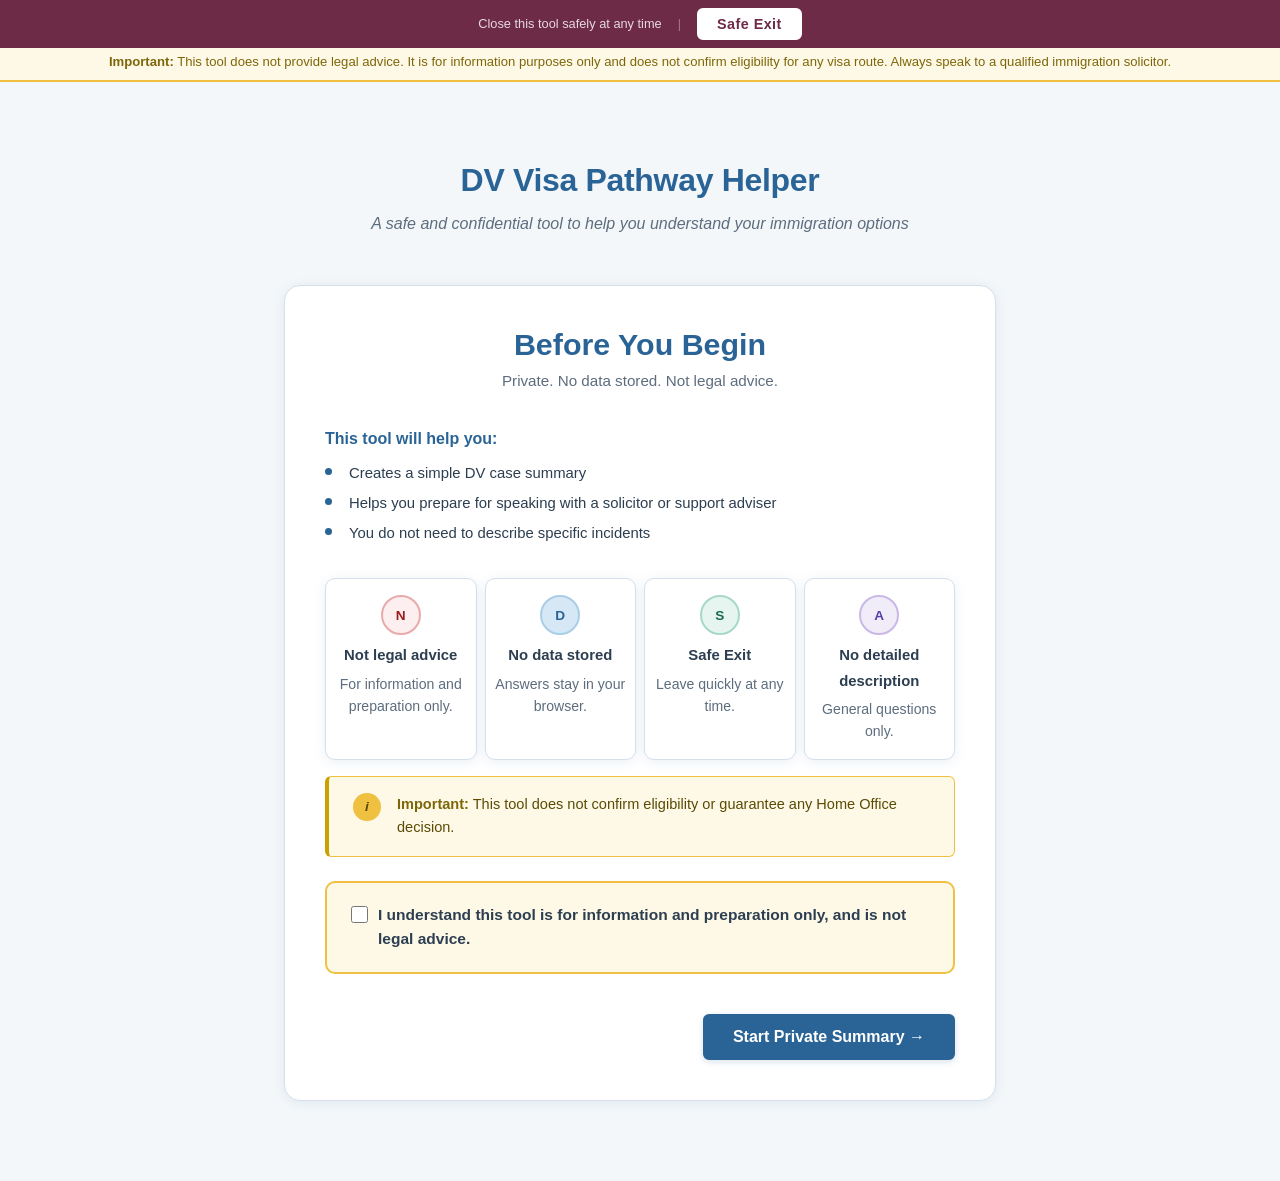
<file: index.html>
<!DOCTYPE html>
<html lang="en">
<head>
    <meta charset="UTF-8">
    <meta name="viewport" content="width=device-width, initial-scale=1.0">
    <title>DV Visa Pathway Helper</title>
    <!-- All styles are in style.css -->
    <link rel="stylesheet" href="style.css">
</head>
<body>

    <!-- ============================================================ -->
    <!-- SAFE EXIT BAR                                                 -->
    <!-- Always visible at the top of every screen                    -->
    <!-- Clicking this immediately takes the user to google.co.uk     -->
    <!-- ============================================================ -->
    <div id="safe-exit-bar">
        <span class="safe-exit-label">Close this tool safely at any time</span>
        <button id="safe-exit-btn" onclick="safeExit()">Safe Exit</button>
    </div>

    <!-- ============================================================ -->
    <!-- DISCLAIMER BAR                                                -->
    <!-- Always visible below the safe exit bar                       -->
    <!-- ============================================================ -->
    <div id="disclaimer-bar">
        <p>
            <strong>Important:</strong> This tool does not provide legal advice.
            It is for information purposes only and does not confirm eligibility
            for any visa route. Always speak to a qualified immigration solicitor.
        </p>
    </div>

    <!-- ============================================================ -->
    <!-- MAIN APP WRAPPER                                              -->
    <!-- All steps and pages sit inside this container                -->
    <!-- ============================================================ -->
    <div id="app">

        <!-- HEADER -->
        <header id="main-header">
            <h1>DV Visa Pathway Helper</h1>
            <p class="header-subtitle">
                A safe and confidential tool to help you understand your immigration options
            </p>
        </header>

        <!-- -------------------------------------------------------- -->
        <!-- PROGRESS INDICATOR                                        -->
        <!-- Updated by script.js as the user moves through steps     -->
        <!-- -------------------------------------------------------- -->
        <div id="progress-container">
            <div id="progress-bar-track">
                <div id="progress-bar-fill"></div>
            </div>
            <p id="step-label">Step 1 of 6</p>
        </div>


        <!-- ======================================================== -->
        <!-- WELCOME / SAFETY NOTICE PAGE                             -->
        <!-- Shown first. User must tick checkbox before Step 1.      -->
        <!-- ======================================================== -->
        <section id="welcome-page" class="step-section active">

            <!-- ---------------------------------------------------- -->
            <!-- WELCOME HEADER                                        -->
            <!-- ---------------------------------------------------- -->
            <div class="welcome-header">
                <div class="welcome-header-icon"></div>
                <div class="welcome-header-text">
                    <h2 class="welcome-heading">Before You Begin</h2>
                    <p class="welcome-intro">
                        Private. No data stored. Not legal advice.
                    </p>
                </div>
            </div>

            <!-- ---------------------------------------------------- -->
            <!-- WHAT THIS TOOL DOES CARD                              -->
            <!-- ---------------------------------------------------- -->
            <div class="welcome-what-card">
                <div class="welcome-what-icon"></div>
                <div class="welcome-what-body">
                    <h3 class="welcome-what-title">This tool will help you:</h3>
                    <ul class="welcome-what-list">
                        <li>Creates a simple DV case summary</li>
                        <li>Helps you prepare for speaking with a solicitor or support adviser</li>
                        <li>You do not need to describe specific incidents</li>
                    </ul>
                </div>
            </div>

            <!-- ---------------------------------------------------- -->
            <!-- TRUST / SAFETY CARDS (2x2 grid)                      -->
            <!-- ---------------------------------------------------- -->
            <div class="welcome-trust-grid">

                <div class="welcome-trust-card">
                    <div class="welcome-trust-icon welcome-trust-icon--legal">N</div>
                    <div class="welcome-trust-body">
                        <strong class="welcome-trust-title">Not legal advice</strong>
                        <p class="welcome-trust-text">
                            For information and preparation only.
                        </p>
                    </div>
                </div>

                <div class="welcome-trust-card">
                    <div class="welcome-trust-icon welcome-trust-icon--data">D</div>
                    <div class="welcome-trust-body">
                        <strong class="welcome-trust-title">No data stored</strong>
                        <p class="welcome-trust-text">
                            Answers stay in your browser.
                        </p>
                    </div>
                </div>

                <div class="welcome-trust-card">
                    <div class="welcome-trust-icon welcome-trust-icon--exit">S</div>
                    <div class="welcome-trust-body">
                        <strong class="welcome-trust-title">Safe Exit</strong>
                        <p class="welcome-trust-text">
                            Leave quickly at any time.
                        </p>
                    </div>
                </div>

                <div class="welcome-trust-card">
                    <div class="welcome-trust-icon welcome-trust-icon--chat">A</div>
                    <div class="welcome-trust-body">
                        <strong class="welcome-trust-title">No detailed description</strong>
                        <p class="welcome-trust-text">
                            General questions only.
                        </p>
                    </div>
                </div>

            </div>
            <!-- end .welcome-trust-grid -->

            <!-- ---------------------------------------------------- -->
            <!-- IMPORTANT NOTICE                                      -->
            <!-- ---------------------------------------------------- -->
            <div class="welcome-important">
                <span class="welcome-important-icon">i</span>
                <p>
                    <strong>Important:</strong>
                    This tool does not confirm eligibility or guarantee any Home Office decision.
                </p>
            </div>

            <!-- ---------------------------------------------------- -->
            <!-- AGREEMENT CHECKBOX                                    -->
            <!-- id="welcome-agree" must not change — used by JS      -->
            <!-- ---------------------------------------------------- -->
            <div class="welcome-agreement">
                <label class="checkbox-label">
                    <input type="checkbox" id="welcome-agree" name="welcome-agree">
                    I understand this tool is for information and preparation only,
                    and is not legal advice.
                </label>
            </div>

            <!-- Validation error — shown by script.js if checkbox not ticked -->
            <p class="validation-error" id="error-welcome"></p>

            <div class="button-row">
                <button class="btn-next" onclick="startTool()">
                    Start Private Summary &#8594;
                </button>
            </div>

        </section>
        <!-- end #welcome-page -->


        <!-- ======================================================== -->
        <!-- STEP 1: ELIGIBILITY CHECK                                 -->
        <!-- ======================================================== -->
        <section id="step-1" class="step-section">

            <h2 class="step-title">Step 1: Eligibility Check</h2>
            <p class="step-intro">
                Please answer the questions below. There are no right or wrong answers.
                Your responses help us understand your situation.
            </p>

            <!-- Visa Type -->
            <div class="form-group">
                <label for="visa-type">
                    What was your most recent visa or permission to stay in the UK?
                </label>
                <select id="visa-type" name="visa-type">
                    <option value="">-- Please select --</option>
                    <option value="spouse-civil-partner">Spouse or Civil Partner Visa</option>
                    <option value="unmarried-partner">Unmarried Partner Visa</option>
                    <option value="fiance">Fianc&eacute;(e) Visa</option>
                    <option value="leave-to-remain-partner">Leave to Remain as a Partner</option>
                    <option value="refugee">Refugee or Humanitarian Protection</option>
                    <option value="student">Student Visa</option>
                    <option value="work-visa">Work Visa</option>
                    <option value="visitor">Visitor Visa</option>
                    <option value="eea-eu">EU / EEA Settlement Scheme (Pre-Settled or Settled Status)</option>
                    <option value="no-leave">No current leave / overstayed</option>
                    <option value="other">Other</option>
                    <option value="not-sure">I am not sure</option>
                </select>
            </div>

            <!-- Location -->
            <div class="form-group">
                <label>Are you applying from inside the UK or from overseas?</label>
                <div class="radio-group">
                    <label class="radio-label">
                        <input type="radio" name="location" value="inside-uk">
                        Inside the UK
                    </label>
                    <label class="radio-label">
                        <input type="radio" name="location" value="overseas">
                        Overseas (outside the UK)
                    </label>
                    <label class="radio-label">
                        <input type="radio" name="location" value="not-sure">
                        I am not sure
                    </label>
                </div>
            </div>

            <!-- Validation error message (shown by script.js if needed) -->
            <p class="validation-error" id="error-step-1"></p>

            <div class="button-row">
                <button class="btn-next" onclick="nextStep(1)">Next &#8594;</button>
            </div>

        </section>


        <!-- ======================================================== -->
        <!-- STEP 2: RELATIONSHIP BREAKDOWN                            -->
        <!-- ======================================================== -->
        <section id="step-2" class="step-section">

            <h2 class="step-title">Step 2: Relationship Breakdown</h2>
            <p class="step-intro">
                These questions help us understand the circumstances of your relationship ending.
                Please answer as honestly as you feel comfortable.
            </p>

            <!-- Relationship permanently broken down -->
            <div class="form-group">
                <label>Has your relationship with your partner permanently broken down?</label>
                <div class="radio-group">
                    <label class="radio-label">
                        <input type="radio" name="relationship-breakdown" value="yes">
                        Yes
                    </label>
                    <label class="radio-label">
                        <input type="radio" name="relationship-breakdown" value="no">
                        No
                    </label>
                </div>
            </div>

            <!-- Breakdown caused by domestic abuse -->
            <div class="form-group">
                <label>
                    Do you believe the breakdown of your relationship happened because of domestic abuse?
                </label>
                <div class="radio-group">
                    <label class="radio-label">
                        <input type="radio" name="abuse-caused-breakdown" value="yes">
                        Yes
                    </label>
                    <label class="radio-label">
                        <input type="radio" name="abuse-caused-breakdown" value="no">
                        No
                    </label>
                    <label class="radio-label">
                        <input type="radio" name="abuse-caused-breakdown" value="unsure">
                        I am not sure
                    </label>
                </div>
            </div>

            <p class="validation-error" id="error-step-2"></p>

            <div class="button-row">
                <button class="btn-back" onclick="prevStep(2)">&#8592; Back</button>
                <button class="btn-next" onclick="nextStep(2)">Next &#8594;</button>
            </div>

        </section>


        <!-- ======================================================== -->
        <!-- STEP 3: TYPES OF ABUSE                                    -->
        <!-- ======================================================== -->
        <section id="step-3" class="step-section">

            <h2 class="step-title">Step 3: Types of Abuse</h2>
            <p class="step-intro">
                Please select the types of abuse you have experienced.
                You do not need to describe what happened in detail.
                All forms of abuse are taken seriously.
            </p>

            <!-- Abuse type checkboxes -->
            <div class="form-group">
                <label>What types of abuse have you experienced? (Select all that apply)</label>
                <div class="checkbox-group">
                    <label class="checkbox-label">
                        <input type="checkbox" name="abuse-type" value="physical">
                        Physical abuse
                    </label>
                    <label class="checkbox-label">
                        <input type="checkbox" name="abuse-type" value="emotional">
                        Emotional or psychological abuse
                    </label>
                    <label class="checkbox-label">
                        <input type="checkbox" name="abuse-type" value="financial">
                        Financial or economic abuse
                    </label>
                    <label class="checkbox-label">
                        <input type="checkbox" name="abuse-type" value="coercive-control">
                        Coercive control
                    </label>
                    <label class="checkbox-label">
                        <input type="checkbox" name="abuse-type" value="sexual">
                        Sexual abuse
                    </label>
                    <label class="checkbox-label">
                        <input type="checkbox" name="abuse-type" value="immigration-control">
                        Immigration-related abuse (e.g. threats to report you to the Home Office)
                    </label>
                    <label class="checkbox-label">
                        <input type="checkbox" name="abuse-type" value="digital">
                        Digital or online abuse (e.g. monitoring your devices or accounts)
                    </label>
                    <label class="checkbox-label">
                        <input type="checkbox" name="abuse-type" value="threats">
                        Threats or intimidation
                    </label>
                    <label class="checkbox-label">
                        <input type="checkbox" name="abuse-type" value="isolation">
                        Isolation from family or friends
                    </label>
                    <label class="checkbox-label">
                        <input type="checkbox" name="abuse-type" value="other">
                        Other
                    </label>
                    <label class="checkbox-label">
                        <input type="checkbox" name="abuse-type" value="prefer-not-to-say">
                        I prefer not to say
                    </label>
                </div>
            </div>

            <p class="validation-error" id="error-step-3"></p>

            <div class="button-row">
                <button class="btn-back" onclick="prevStep(3)">&#8592; Back</button>
                <button class="btn-next" onclick="nextStep(3)">Next &#8594;</button>
            </div>

        </section>


        <!-- ======================================================== -->
        <!-- STEP 4: EVIDENCE COLLECTED                                -->
        <!-- ======================================================== -->
        <section id="step-4" class="step-section">

            <h2 class="step-title">Step 4: Evidence Collected</h2>
            <p class="step-intro">
                Please tell us what supporting documents or evidence you currently have.
                Do not worry if you have very little — evidence is considered in the round.
            </p>

            <!-- Evidence checkboxes -->
            <div class="form-group">
                <label>What evidence do you currently have? (Select all that apply)</label>
                <div class="checkbox-group">
                    <label class="checkbox-label">
                        <input type="checkbox" name="evidence" value="police-report">
                        Police report or crime reference number
                    </label>
                    <label class="checkbox-label">
                        <input type="checkbox" name="evidence" value="medical-records">
                        Medical records or GP notes
                    </label>
                    <label class="checkbox-label">
                        <input type="checkbox" name="evidence" value="injunction">
                        Injunction or restraining order
                    </label>
                    <label class="checkbox-label">
                        <input type="checkbox" name="evidence" value="social-services">
                        Social services letter or referral
                    </label>
                    <label class="checkbox-label">
                        <input type="checkbox" name="evidence" value="refuge-letter">
                        Letter from a refuge or shelter
                    </label>
                    <label class="checkbox-label">
                        <input type="checkbox" name="evidence" value="dv-support-letter">
                        Letter from a domestic abuse support organisation
                    </label>
                    <label class="checkbox-label">
                        <input type="checkbox" name="evidence" value="witness-statements">
                        Witness statements from family or friends
                    </label>
                    <label class="checkbox-label">
                        <input type="checkbox" name="evidence" value="messages">
                        Screenshots or records of threatening messages
                    </label>
                    <label class="checkbox-label">
                        <input type="checkbox" name="evidence" value="counsellor-letter">
                        Letter from a counsellor or therapist
                    </label>
                    <label class="checkbox-label">
                        <input type="checkbox" name="evidence" value="no-evidence">
                        I do not have any evidence at the moment
                    </label>
                </div>
            </div>

            <p class="validation-error" id="error-step-4"></p>

            <div class="button-row">
                <button class="btn-back" onclick="prevStep(4)">&#8592; Back</button>
                <button class="btn-next" onclick="nextStep(4)">Next &#8594;</button>
            </div>

        </section>


        <!-- ======================================================== -->
        <!-- STEP 5: CURRENT SITUATION & URGENCY                      -->
        <!-- ======================================================== -->
        <section id="step-5" class="step-section">

            <h2 class="step-title">Step 5: Current Situation &amp; Urgency</h2>
            <p class="step-intro">
                These questions help us understand your current circumstances.
                Please answer as many as you feel safe and comfortable to do so.
            </p>

            <!-- Still living with abuser -->
            <div class="form-group">
                <label>Are you still living with the abuser?</label>
                <div class="radio-group">
                    <label class="radio-label">
                        <input type="radio" name="still-living-with-abuser" value="yes">
                        Yes
                    </label>
                    <label class="radio-label">
                        <input type="radio" name="still-living-with-abuser" value="no">
                        No
                    </label>
                </div>
            </div>

            <!-- Worried abuser will find out -->
            <div class="form-group">
                <label>Are you worried the abuser will find out about this application?</label>
                <div class="radio-group">
                    <label class="radio-label">
                        <input type="radio" name="worried-abuser-finds-out" value="yes">
                        Yes
                    </label>
                    <label class="radio-label">
                        <input type="radio" name="worried-abuser-finds-out" value="no">
                        No
                    </label>
                </div>
            </div>

            <!-- Urgent help with housing or money -->
            <div class="form-group">
                <label>Do you need urgent help with housing or money?</label>
                <div class="radio-group">
                    <label class="radio-label">
                        <input type="radio" name="urgent-help" value="yes">
                        Yes
                    </label>
                    <label class="radio-label">
                        <input type="radio" name="urgent-help" value="no">
                        No
                    </label>
                </div>
            </div>

            <!-- UKVI account access -->
            <div class="form-group">
                <label>
                    Do you have access to your own UKVI (UK Visas and Immigration) online account?
                </label>
                <div class="radio-group">
                    <label class="radio-label">
                        <input type="radio" name="ukvi-access" value="yes">
                        Yes
                    </label>
                    <label class="radio-label">
                        <input type="radio" name="ukvi-access" value="no">
                        No
                    </label>
                    <label class="radio-label">
                        <input type="radio" name="ukvi-access" value="not-sure">
                        I am not sure
                    </label>
                </div>
            </div>

            <!-- Dependent children -->
            <div class="form-group">
                <label>
                    Do you have any dependent children who are applying with you
                    or affected by this situation?
                </label>
                <div class="radio-group">
                    <label class="radio-label">
                        <input type="radio" name="has-children" value="yes"
                            onclick="showChildrenQuestions()">
                        Yes
                    </label>
                    <label class="radio-label">
                        <input type="radio" name="has-children" value="no"
                            onclick="hideChildrenQuestions()">
                        No
                    </label>
                </div>
            </div>

            <!-- ---------------------------------------------------- -->
            <!-- CHILDREN FOLLOW-UP QUESTIONS                          -->
            <!-- Hidden by default. Shown by script.js when Yes above  -->
            <!-- ---------------------------------------------------- -->
            <div id="children-questions" class="conditional-section">

                <div class="form-group">
                    <label for="children-count">How many dependent children?</label>
                    <input
                        type="number"
                        id="children-count"
                        name="children-count"
                        min="1"
                        max="20"
                        placeholder="Enter a number"
                    >
                </div>

                <div class="form-group">
                    <label>Are any of them under 18 years old?</label>
                    <div class="radio-group">
                        <label class="radio-label">
                            <input type="radio" name="children-under-18" value="yes">
                            Yes
                        </label>
                        <label class="radio-label">
                            <input type="radio" name="children-under-18" value="no">
                            No
                        </label>
                    </div>
                </div>

                <div class="form-group">
                    <label>Does any child have a disability or additional needs?</label>
                    <div class="radio-group">
                        <label class="radio-label">
                            <input type="radio" name="children-disability" value="yes">
                            Yes
                        </label>
                        <label class="radio-label">
                            <input type="radio" name="children-disability" value="no">
                            No
                        </label>
                    </div>
                </div>

            </div>
            <!-- end #children-questions -->

            <!-- Visa expiry date -->
            <div class="form-group">
                <label>When does your current visa or leave to remain expire?</label>
                <div class="expiry-row">
                    <select id="visa-expiry-month" name="visa-expiry-month">
                        <option value="">Month</option>
                        <option value="01">January</option>
                        <option value="02">February</option>
                        <option value="03">March</option>
                        <option value="04">April</option>
                        <option value="05">May</option>
                        <option value="06">June</option>
                        <option value="07">July</option>
                        <option value="08">August</option>
                        <option value="09">September</option>
                        <option value="10">October</option>
                        <option value="11">November</option>
                        <option value="12">December</option>
                    </select>
                    <select id="visa-expiry-year" name="visa-expiry-year">
                        <option value="">Year</option>
                        <option value="2024">2024</option>
                        <option value="2025">2025</option>
                        <option value="2026">2026</option>
                        <option value="2027">2027</option>
                        <option value="2028">2028</option>
                        <option value="2029">2029</option>
                        <option value="2030">2030</option>
                        <option value="dont-know">I don't know</option>
                    </select>
                </div>
            </div>

            <!-- Previous Home Office contact -->
            <div class="form-group">
                <label>
                    Have you had any previous contact with the Home Office about this situation
                    (for example, a refusal or a request for more information)?
                </label>
                <div class="radio-group">
                    <label class="radio-label">
                        <input type="radio" name="home-office-contact" value="yes">
                        Yes
                    </label>
                    <label class="radio-label">
                        <input type="radio" name="home-office-contact" value="no">
                        No
                    </label>
                </div>
            </div>

            <p class="validation-error" id="error-step-5"></p>

            <div class="button-row">
                <button class="btn-back" onclick="prevStep(5)">&#8592; Back</button>
                <button class="btn-next" onclick="nextStep(5)">Generate My Summary &#8594;</button>
            </div>

        </section>


        <!-- ======================================================== -->
        <!-- STEP 6: RESULTS — YOUR DV CASE SUMMARY                   -->
        <!-- ======================================================== -->
        <section id="step-6" class="step-section">

            <!-- Two-column premium results layout -->
            <div id="results-layout">

                <!-- ------------------------------------------------ -->
                <!-- LEFT COLUMN: main summary content                 -->
                <!-- ------------------------------------------------ -->
                <div id="results-main">

                    <h2 class="results-heading">Your DV Case Summary</h2>

                    <!-- Inline reassurance text -->
                    <div class="results-disclaimer hidden">
                        <p>
                            This summary is based only on the answers you provided.
                            It is for preparation and discussion purposes only and is
                            <strong>not legal advice</strong>.
                        </p>
                    </div>

                    <!-- Important notice box -->
                    <div class="results-important-box">
                        <strong class="results-important-title">Important</strong>
                        <p>
                            This is not a Home Office decision, legal advice,
                            or confirmation of eligibility.
                        </p>
                    </div>

                    <!-- -------------------------------------------- -->
                    <!-- SUGGESTED NEXT STEPS                          -->
                    <!-- -------------------------------------------- -->
                    <div id="suggested-next-steps" class="next-steps-box">
                        <h3>Suggested Next Steps</h3>
                        <ul>
                            <li>Download your full case summary.</li>
                            <li>Keep evidence somewhere safe.</li>
                            <li>Consider preparing a personal statement.</li>
                            <li>
                                Speak to a solicitor or qualified adviser if your visa is expiring,
                                you have had Home Office contact, or you need urgent support.
                            </li>
                            <li>
                                Use local support services if you need help with safety,
                                housing, money, or children.
                            </li>
                        </ul>
                    </div>

                    <!-- -------------------------------------------- -->
                    <!-- SUMMARY OUTPUT                                -->
                    <!-- Populated entirely by script.js              -->
                    <!-- -------------------------------------------- -->
                    <div id="summary-output"></div>

                    <!-- -------------------------------------------- -->
                    <!-- LEGAL / SAFETY DISCLAIMER BOX                -->
                    <!-- -------------------------------------------- -->
                    <div id="results-legal-disclaimer" class="results-full-disclaimer">
                        <p>
                            This tool does not provide legal advice, does not confirm eligibility,
                            and does not guarantee any Home Office decision.
                            Domestic abuse immigration cases are evidence-sensitive and should be
                            reviewed by a qualified adviser or solicitor where possible.
                        </p>
                    </div>

                    <!-- -------------------------------------------- -->
                    <!-- ACTION BUTTONS                                -->
                    <!-- -------------------------------------------- -->
                    <div class="action-buttons">

                        <button class="btn-action" onclick="editSummary()">
                            Edit This Summary
                        </button>

                        <button class="btn-action btn-action--primary" onclick="downloadSummary()">
                            Download Full Case Summary
                        </button>

                        <button class="btn-action" onclick="togglePersonalStatementGuidance()">
                            Get Guidance on Writing Your Personal Statement
                        </button>

                        <button class="btn-action" onclick="toggleSolicitorContact()">
                            Speak to a Solicitor for a Full Review
                        </button>

                        <button class="btn-action btn-support" onclick="showSupportPage()">
                            Find Local Support in Luton &amp; Bedfordshire
                        </button>

                    </div>

                    <!-- -------------------------------------------- -->
                    <!-- PERSONAL STATEMENT GUIDANCE                   -->
                    <!-- Hidden by default, toggled by script.js      -->
                    <!-- -------------------------------------------- -->
                    <div id="personal-statement-guidance" class="info-box hidden">
                        <h3>Writing Your Personal Statement</h3>
                        <p>
                            Your personal statement is an important part of your application.
                            Here are some guidance points to help you get started:
                        </p>
                        <ul>
                            <li>Write in your own words. You do not need formal or legal language.</li>
                            <li>Describe the relationship and when things began to change.</li>
                            <li>Explain how the abuse affected you and, if relevant, your children.</li>
                            <li>Include dates and details where you feel safe and comfortable to do so.</li>
                            <li>Explain why the relationship has permanently broken down.</li>
                            <li>Mention any steps you have taken to leave or seek help.</li>
                            <li>You do not need to include every incident &mdash; focus on what feels most important to you.</li>
                            <li>A solicitor can help you review and refine your statement before submission.</li>
                        </ul>
                        <p class="info-note">
                            Your statement will be read with care and sensitivity by the Home Office caseworker.
                            Trauma and the impact of abuse are taken into account.
                        </p>
                    </div>

                    <!-- -------------------------------------------- -->
                    <!-- SOLICITOR CONTACT                             -->
                    <!-- Hidden by default, toggled by script.js      -->
                    <!-- -------------------------------------------- -->
                    <div id="solicitor-contact" class="info-box hidden">
                        <h3>Speak to a Solicitor</h3>
                        <p>
                            Our team at <strong>KQ Solicitors</strong> specialises in domestic abuse
                            immigration cases. We provide a confidential, sensitive, and professional consultation.
                        </p>
                        <p>
                            To book a consultation, please contact us directly.
                            All enquiries are handled with the strictest confidentiality.
                        </p>
                        <p class="info-note">
                            Please do not share sensitive personal details by email without
                            speaking to us first.
                        </p>
                    </div>

                </div>
                <!-- end #results-main -->

                <!-- ------------------------------------------------ -->
                <!-- RIGHT COLUMN: status / support panel             -->
                <!-- ------------------------------------------------ -->
                <div id="results-panel">
                    <div class="results-panel-inner">

                        <div class="results-panel-icon"></div>

                        <h3 class="results-panel-heading">Summary Prepared</h3>

                        <p class="results-panel-text">
                            This summary is based on your answers and is for preparation only.
                        </p>

                        <div class="trust-pills">
                            <span class="trust-pill">Preparation summary</span>
                            <span class="trust-pill">Private browser session</span>
                            <span class="trust-pill">Not legal advice</span>
                        </div>

                    </div>
                </div>
                <!-- end #results-panel -->

            </div>
            <!-- end #results-layout -->

        </section>
        <!-- end #step-6 -->


        <!-- ======================================================== -->
        <!-- LOCAL SUPPORT PAGE                                        -->
        <!-- Shown when user clicks "Find Local Support"              -->
        <!-- ======================================================== -->
        <section id="support-page" class="step-section">

            <h2 class="step-title">Local Support in Luton &amp; Bedfordshire</h2>
            <p class="step-intro">
                The organisations below offer free, confidential support.
                You do not need to be ready to leave or take any action to contact them.
                They are here to help.
            </p>

            <!-- Support organisation cards -->

            <div class="support-card">
                <h3>National Domestic Abuse Helpline</h3>
                <p>Free, confidential helpline available 24 hours a day, 7 days a week.</p>
                <p><strong>Phone:</strong> 0808 2000 247</p>
                <p><strong>Run by:</strong> Refuge</p>
                <p class="support-note">
                    If you are in immediate danger, please call <strong>999</strong>.
                </p>
            </div>

            <div class="support-card">
                <h3>Women's Aid Luton</h3>
                <p>Local support for women and children experiencing domestic abuse in Luton.</p>
                <p>Offers refuge, outreach, and independent domestic violence advocates (IDVA).</p>
                <p class="support-note">
                    Contact through the national Women's Aid website: womensaid.org.uk
                </p>
            </div>

            <div class="support-card">
                <h3>Luton All Women's Centre</h3>
                <p>
                    A community centre in Luton providing advice, advocacy, and support to women
                    from all backgrounds, including those with immigration concerns.
                </p>
                <p class="support-note">
                    Supports women regardless of immigration status or nationality.
                </p>
            </div>

            <div class="support-card">
                <h3>Victim Support Luton</h3>
                <p>
                    Free and confidential support for people affected by crime,
                    including domestic abuse.
                </p>
                <p><strong>National Supportline:</strong> 08 08 16 89 111</p>
                <p class="support-note">
                    Available 24/7. You do not have to report the crime to the police
                    to access their support.
                </p>
            </div>

            <div class="button-row">
                <button class="btn-back" onclick="showStep(6)">
                    &#8592; Back to My Summary
                </button>
            </div>

        </section>
        <!-- end #support-page -->

    </div>
    <!-- end #app -->

    <!-- ============================================================ -->
    <!-- JavaScript linked at the bottom so all HTML loads first      -->
    <!-- All interactivity is handled in script.js                    -->
    <!-- ============================================================ -->
    <script src="script.js"></script>

</body>
</html>
</file>
<file: style.css>
/* ================================================================
   DV VISA PATHWAY HELPER — style.css
   Calm, professional, trauma-aware design
   Suitable for a UK immigration law firm website
   Fully mobile responsive
   ================================================================ */


/* ----------------------------------------------------------------
   1. COLOUR VARIABLES & GLOBAL RESET
   ---------------------------------------------------------------- */

:root {
    /* Brand colours — soft and calming */
    --colour-primary:        #2a6496;   /* deep calm blue */
    --colour-primary-light:  #d6e8f5;   /* very light blue for backgrounds */
    --colour-primary-hover:  #1e4d73;   /* darker blue on hover */

    /* Page & card backgrounds */
    --colour-bg:             #f4f7fa;   /* soft off-white page background */
    --colour-card:           #ffffff;   /* white card background */

    /* Text colours */
    --colour-text:           #2c3e50;   /* dark charcoal for body text */
    --colour-text-light:     #5d6d7e;   /* muted grey for secondary text */
    --colour-text-white:     #ffffff;

    /* Borders and dividers */
    --colour-border:         #d5e0ec;   /* soft blue-grey border */
    --colour-border-focus:   #2a6496;   /* blue border on focus */

    /* Safe Exit button — deep plum, visible but professional */
    --colour-exit-bg:        #6e2b47;
    --colour-exit-hover:     #55203a;

    /* Disclaimer bar — soft amber */
    --colour-disclaimer-bg:  #fef9e7;
    --colour-disclaimer-border: #f0c040;
    --colour-disclaimer-text:   #7d6608;

    /* Validation error */
    --colour-error:          #c0392b;
    --colour-error-bg:       #fdecea;

    /* Support cards — warm accent */
    --colour-support-accent: #1a6b4a;   /* deep green for support section */
    --colour-support-hover:  #145239;
    --colour-support-card-top: #e8f5ee; /* light green card header */

    /* Info boxes */
    --colour-info-bg:        #eaf3fb;
    --colour-info-border:    #aacde8;

    /* Spacing scale */
    --space-xs:   4px;
    --space-sm:   8px;
    --space-md:   16px;
    --space-lg:   24px;
    --space-xl:   40px;

    /* Radius */
    --radius-sm:  6px;
    --radius-md:  10px;
    --radius-lg:  16px;

    /* Shadows */
    --shadow-card: 0 2px 12px rgba(42, 100, 150, 0.10);
    --shadow-btn:  0 2px 6px  rgba(42, 100, 150, 0.18);
}

/* Global reset */
*, *::before, *::after {
    box-sizing: border-box;
    margin: 0;
    padding: 0;
}

html {
    font-size: 16px;
    scroll-behavior: auto;
}

body {
    font-family: Inter, -apple-system, BlinkMacSystemFont, "Segoe UI", Roboto, Arial, sans-serif;
    background-color: var(--colour-bg);
    color: var(--colour-text);
    line-height: 1.7;
    min-height: 100vh;
}


/* ----------------------------------------------------------------
   2. SAFE EXIT BAR
   Always fixed at the top — visible on every screen
   ---------------------------------------------------------------- */

#safe-exit-bar {
    position: fixed;
    top: 0;
    left: 0;
    width: 100%;
    background-color: var(--colour-exit-bg);
    z-index: 1000;
    padding: var(--space-sm) var(--space-md);
    display: flex;
    justify-content: center;
    align-items: center;
    gap: var(--space-md);
}

#safe-exit-btn {
    background-color: var(--colour-text-white);
    color: var(--colour-exit-bg);
    border: 2px solid var(--colour-text-white);
    border-radius: var(--radius-sm);
    padding: 6px 18px;
    font-size: 0.9rem;
    font-weight: bold;
    cursor: pointer;
    letter-spacing: 0.03em;
    transition: background-color 0.2s, color 0.2s;
}

#safe-exit-btn:hover,
#safe-exit-btn:focus {
    background-color: var(--colour-exit-bg);
    color: var(--colour-text-white);
    outline: 3px solid var(--colour-text-white);
}

/* Explanatory label inside the safe exit bar */
.safe-exit-label {
    font-size: 0.8rem;
    color: rgba(255, 255, 255, 0.82);
    line-height: 1.4;
}

.safe-exit-label::after {
    content: '|';
    margin-left: var(--space-md);
    color: rgba(255, 255, 255, 0.35);
}


/* ----------------------------------------------------------------
   3. DISCLAIMER BAR
   Always visible below the safe exit bar
   ---------------------------------------------------------------- */

#disclaimer-bar {
    position: fixed;
    top: 44px;           /* sits directly below the safe exit bar */
    left: 0;
    width: 100%;
    background-color: var(--colour-disclaimer-bg);
    border-bottom: 2px solid var(--colour-disclaimer-border);
    z-index: 999;
    padding: var(--space-sm) var(--space-lg);
    text-align: center;
}

#disclaimer-bar p {
    font-size: 0.82rem;
    color: var(--colour-disclaimer-text);
    line-height: 1.5;
}


/* ----------------------------------------------------------------
   4. MAIN APP WRAPPER
   Adds top padding to clear the fixed bars above
   ---------------------------------------------------------------- */

#app {
    max-width: 760px;
    margin: 0 auto;
    padding: 120px var(--space-lg) var(--space-xl);
    /* 120px top padding clears both fixed bars comfortably */
}


/* ----------------------------------------------------------------
   5. HEADER
   ---------------------------------------------------------------- */

#main-header {
    text-align: center;
    margin-bottom: var(--space-lg);
    padding: var(--space-xl) var(--space-md) var(--space-lg);
}

#main-header h1 {
    font-size: 2rem;
    color: var(--colour-primary);
    font-weight: bold;
    letter-spacing: -0.01em;
    line-height: 1.3;
}

.header-subtitle {
    font-size: 1rem;
    color: var(--colour-text-light);
    margin-top: var(--space-sm);
    font-style: italic;
}


/* ----------------------------------------------------------------
   6. PROGRESS INDICATOR
   ---------------------------------------------------------------- */

#progress-container {
    display: none;             /* hidden on welcome page — script.js shows it from Step 1 onward */
    margin-bottom: var(--space-lg);
    text-align: center;
}

#progress-bar-track {
    background-color: var(--colour-border);
    border-radius: 99px;
    height: 10px;
    width: 100%;
    overflow: hidden;
    margin-bottom: var(--space-sm);
}

#progress-bar-fill {
    background-color: var(--colour-primary);
    height: 100%;
    width: 20%;           /* script.js updates this per step: 20/40/60/80/100 */
    border-radius: 99px;
    transition: width 0.2s ease;
}

#step-label {
    font-size: 0.85rem;
    color: var(--colour-text-light);
    letter-spacing: 0.04em;
    text-transform: uppercase;
}


/* ----------------------------------------------------------------
   7. STEP SECTIONS
   Each step is a card — only the active one is shown
   ---------------------------------------------------------------- */

.step-section {
    display: none;            /* hidden by default — script.js shows active step */
    background-color: var(--colour-card);
    border: 1px solid var(--colour-border);
    border-radius: var(--radius-lg);
    padding: var(--space-xl) var(--space-xl);
    box-shadow: var(--shadow-card);
    margin-bottom: var(--space-xl);
}

.step-section.active {
    display: block;           /* only the active step is visible */
}

.step-title {
    font-size: 1.45rem;
    font-weight: 700;
    color: var(--colour-primary);
    letter-spacing: -0.01em;
    margin-bottom: var(--space-md);
    padding-bottom: 12px;
    border-bottom: 2px solid var(--colour-primary);
}

.step-intro {
    font-size: 0.95rem;
    color: var(--colour-text-light);
    margin-bottom: var(--space-lg);
    line-height: 1.7;
}


/* ----------------------------------------------------------------
   8. FORM GROUPS, LABELS, INPUTS
   ---------------------------------------------------------------- */

.form-group {
    margin-bottom: var(--space-lg);
}

.form-group > label {
    display: block;
    font-size: 0.97rem;
    font-weight: bold;
    color: var(--colour-text);
    margin-bottom: var(--space-sm);
    line-height: 1.5;
}

/* Dropdowns (select elements) */
select {
    display: block;
    width: 100%;
    padding: 10px 14px;
    font-size: 0.97rem;
    color: var(--colour-text);
    background-color: var(--colour-card);
    border: 1.5px solid var(--colour-border);
    border-radius: var(--radius-sm);
    appearance: none;
    background-image: url("data:image/svg+xml,%3Csvg xmlns='http://www.w3.org/2000/svg' width='12' height='8' viewBox='0 0 12 8'%3E%3Cpath fill='%232a6496' d='M1 1l5 5 5-5'/%3E%3C/svg%3E");
    background-repeat: no-repeat;
    background-position: right 14px center;
    cursor: pointer;
    transition: border-color 0.2s, box-shadow 0.2s;
}

select:focus {
    outline: none;
    border-color: var(--colour-border-focus);
    box-shadow: 0 0 0 3px rgba(42, 100, 150, 0.15);
}

/* Number input (children count) */
input[type="number"] {
    display: block;
    width: 120px;
    padding: 10px 14px;
    font-size: 0.97rem;
    color: var(--colour-text);
    background-color: var(--colour-card);
    border: 1.5px solid var(--colour-border);
    border-radius: var(--radius-sm);
    transition: border-color 0.2s, box-shadow 0.2s;
}

input[type="number"]:focus {
    outline: none;
    border-color: var(--colour-border-focus);
    box-shadow: 0 0 0 3px rgba(42, 100, 150, 0.15);
}


/* ----------------------------------------------------------------
   9. RADIO BUTTONS & CHECKBOXES
   ---------------------------------------------------------------- */

.radio-group,
.checkbox-group {
    display: flex;
    flex-direction: column;
    gap: var(--space-sm);
    margin-top: var(--space-xs);
}

.radio-label,
.checkbox-label {
    display: flex;
    align-items: flex-start;
    gap: 10px;
    font-size: 0.95rem;
    color: var(--colour-text);
    cursor: pointer;
    padding: 10px 14px;
    border: 1.5px solid var(--colour-border);
    border-radius: var(--radius-sm);
    background-color: var(--colour-bg);
    transition: background-color 0.2s, border-color 0.2s;
    line-height: 1.5;
}

.radio-label:hover,
.checkbox-label:hover {
    background-color: var(--colour-primary-light);
    border-color: var(--colour-primary);
}

/* Custom radio and checkbox sizing */
.radio-label input[type="radio"],
.checkbox-label input[type="checkbox"] {
    margin-top: 3px;
    width: 17px;
    height: 17px;
    flex-shrink: 0;
    accent-color: var(--colour-primary);
    cursor: pointer;
}


/* ----------------------------------------------------------------
   10. VISA EXPIRY ROW (two selects side by side)
   ---------------------------------------------------------------- */

.expiry-row {
    display: flex;
    gap: var(--space-md);
    flex-wrap: wrap;
}

.expiry-row select {
    flex: 1;
    min-width: 140px;
}


/* ----------------------------------------------------------------
   11. CONDITIONAL SECTION (children follow-up questions)
   Hidden by default — shown/hidden by script.js
   ---------------------------------------------------------------- */

.conditional-section {
    display: none;            /* script.js sets display:block when needed */
    background-color: var(--colour-primary-light);
    border: 1.5px solid var(--colour-border);
    border-radius: var(--radius-md);
    padding: var(--space-lg);
    margin-top: var(--space-md);
    margin-bottom: var(--space-md);
}

.conditional-section .form-group:last-child {
    margin-bottom: 0;
}


/* ----------------------------------------------------------------
   12. VALIDATION ERROR MESSAGES
   ---------------------------------------------------------------- */

.validation-error {
    font-size: 0.88rem;
    color: var(--colour-error);
    background-color: var(--colour-error-bg);
    border-left: 4px solid var(--colour-error);
    padding: var(--space-sm) var(--space-md);
    border-radius: var(--radius-sm);
    margin-top: var(--space-sm);
    display: none;            /* shown by script.js only when there is an error */
}

.validation-error.visible {
    display: block;
}


/* ----------------------------------------------------------------
   13. NAVIGATION BUTTONS (Back / Next)
   ---------------------------------------------------------------- */

.button-row {
    display: flex;
    justify-content: space-between;
    align-items: center;
    margin-top: var(--space-xl);
    gap: var(--space-md);
    flex-wrap: wrap;
}

.btn-back,
.btn-next {
    padding: 12px 28px;
    font-size: 1rem;
    font-weight: bold;
    border-radius: var(--radius-sm);
    border: 2px solid transparent;
    cursor: pointer;
    transition: background-color 0.2s, color 0.2s, box-shadow 0.2s;
    min-width: 120px;
    text-align: center;
    box-shadow: var(--shadow-btn);
}

.btn-back {
    background-color: var(--colour-card);
    color: var(--colour-primary);
    border-color: var(--colour-primary);
}

.btn-back:hover,
.btn-back:focus {
    background-color: var(--colour-primary-light);
    outline: none;
}

.btn-next {
    background-color: var(--colour-primary);
    color: var(--colour-text-white);
    border-color: var(--colour-primary);
    margin-left: auto;        /* pushes Next to the right when Back is absent */
}

.btn-next:hover,
.btn-next:focus {
    background-color: var(--colour-primary-hover);
    outline: none;
}


/* ----------------------------------------------------------------
   14. RESULTS PAGE — DISCLAIMER
   ---------------------------------------------------------------- */

.results-disclaimer {
    background-color: var(--colour-disclaimer-bg);
    border: 1.5px solid var(--colour-disclaimer-border);
    border-radius: var(--radius-sm);
    padding: var(--space-md) var(--space-lg);
    margin-bottom: var(--space-lg);
    font-size: 0.9rem;
    color: var(--colour-disclaimer-text);
    line-height: 1.6;
}


/* ----------------------------------------------------------------
   15. SUMMARY OUTPUT
   The div populated by script.js on the results page
   ---------------------------------------------------------------- */

#summary-output {
    margin-bottom: var(--space-xl);
}

/* Each named section of the summary (e.g. Relationship, Evidence) */
.summary-section {
    border: 1px solid var(--colour-border);
    border-left: 4px solid var(--colour-primary);
    border-radius: var(--radius-md);
    margin-bottom: var(--space-md);
    background-color: var(--colour-card);
}

.summary-section-title {
    background-color: var(--colour-card);
    color: var(--colour-primary);
    font-size: 1.05rem;
    font-weight: 700;
    padding: 12px var(--space-md);
    border-bottom: 1px solid var(--colour-border);
}

.summary-section-body {
    padding: var(--space-md) var(--space-md) var(--space-lg);
    background-color: var(--colour-card);
}

.summary-row {
    display: flex;
    gap: var(--space-md);
    margin-bottom: var(--space-sm);
    font-size: 0.93rem;
    line-height: 1.6;
    flex-wrap: wrap;
}

.summary-row:last-child {
    margin-bottom: 0;
}

.summary-label {
    font-weight: bold;
    color: var(--colour-text);
    min-width: 180px;
    flex-shrink: 0;
}

.summary-value {
    color: var(--colour-text);
    flex: 1;
}

/* Key Guidance section */
.summary-guidance {
    background-color: var(--colour-card);
    border: 1px solid var(--colour-border);
    border-radius: var(--radius-md);
    padding: var(--space-md) var(--space-lg);
    margin-bottom: var(--space-md);
}

.summary-guidance h3 {
    color: var(--colour-primary);
    font-size: 1rem;
    margin-bottom: var(--space-sm);
}

.summary-guidance ul {
    padding-left: var(--space-lg);
    font-size: 0.93rem;
    color: var(--colour-text);
    line-height: 1.8;
}

/* Timeline warning — draws attention when visa is expiring soon */
.summary-warning {
    background-color: #fff4e5;
    border-left: 4px solid #e67e22;
    border-radius: var(--radius-sm);
    padding: var(--space-sm) var(--space-md);
    margin-top: var(--space-sm);
    font-size: 0.9rem;
    color: #7d4e00;
}


/* ----------------------------------------------------------------
   15b. SUMMARY PREVIEW — "Summary at a Glance"
   Compact on-screen preview card on the Results page.
   The full structured case summary is available via the download.
   ---------------------------------------------------------------- */

/* Preview card container — matches summary-section left-accent style */
.summary-preview {
    background-color: var(--colour-card);
    border: 1px solid var(--colour-border);
    border-left: 4px solid var(--colour-primary);
    border-radius: var(--radius-md);
    padding: var(--space-md) var(--space-lg);
    margin-bottom: var(--space-md);
}

/* Section heading inside the preview card */
.summary-preview-heading {
    font-size: 1.05rem;
    font-weight: 700;
    color: var(--colour-primary);
    margin-bottom: var(--space-md);
    padding-bottom: var(--space-sm);
    border-bottom: 1px solid var(--colour-border);
}

/* Each key fact row — label and value side by side */
.summary-preview-item {
    display: flex;
    gap: var(--space-md);
    padding: var(--space-sm) 0;
    border-bottom: 1px solid var(--colour-border);
    font-size: 0.93rem;
    line-height: 1.6;
    flex-wrap: wrap;
}

.summary-preview-item:last-child {
    border-bottom: none;
    padding-bottom: 0;
}

/* Label — e.g. "Visa type" */
.summary-preview-label {
    font-weight: 600;
    color: var(--colour-text);
    min-width: 170px;
    flex-shrink: 0;
}

/* Value — e.g. "Spouse or Civil Partner Visa" */
.summary-preview-value {
    color: var(--colour-text);
    flex: 1;
}

/* Mobile — stack label above value on small screens */
@media (max-width: 480px) {

    .summary-preview {
        padding: var(--space-md);
    }

    .summary-preview-item {
        flex-direction: column;
        gap: var(--space-xs);
    }

    .summary-preview-label {
        min-width: auto;
        font-size: 0.88rem;
        color: var(--colour-text-light);
    }
}


/* ----------------------------------------------------------------
   16. ACTION BUTTONS (results page)
   ---------------------------------------------------------------- */

.action-buttons {
    display: flex;
    flex-direction: column;
    gap: var(--space-sm);
    margin-top: var(--space-md);
    margin-bottom: var(--space-xl);
    border-top: 1px solid var(--colour-border);
    padding-top: var(--space-lg);
}

.btn-action {
    display: block;
    width: 100%;
    padding: 14px 20px;
    font-size: 0.97rem;
    font-weight: bold;
    text-align: left;
    background-color: var(--colour-card);
    color: var(--colour-text);
    border: 1.5px solid var(--colour-border);
    border-radius: var(--radius-sm);
    cursor: pointer;
    transition: background-color 0.2s, color 0.2s;
    box-shadow: none;
}

.btn-action:hover,
.btn-action:focus {
    background-color: var(--colour-primary);
    color: var(--colour-text-white);
    outline: none;
}

/* Support button — green accent to distinguish it */
.btn-support {
    background-color: var(--colour-support-card-top);
    color: var(--colour-support-accent);
    border-color: var(--colour-support-accent);
}

.btn-support:hover,
.btn-support:focus {
    background-color: var(--colour-support-accent);
    color: var(--colour-text-white);
}

/* Primary action — Download This Summary */
.btn-action--primary {
    background-color: var(--colour-primary);
    color: var(--colour-text-white);
    border-color: var(--colour-primary);
    text-align: center;
    padding: 16px 20px;
    box-shadow: 0 3px 10px rgba(42, 100, 150, 0.28);
}

.btn-action--primary:hover,
.btn-action--primary:focus {
    background-color: var(--colour-primary-hover);
    border-color: var(--colour-primary-hover);
    color: var(--colour-text-white);
}


/* ----------------------------------------------------------------
   17. INFO BOXES
   Personal statement guidance and solicitor contact blocks
   ---------------------------------------------------------------- */

.info-box {
    background-color: var(--colour-info-bg);
    border: 1.5px solid var(--colour-info-border);
    border-radius: var(--radius-md);
    padding: var(--space-lg);
    margin-bottom: var(--space-lg);
}

.info-box h3 {
    color: var(--colour-primary);
    font-size: 1.1rem;
    margin-bottom: var(--space-md);
}

.info-box p {
    font-size: 0.93rem;
    color: var(--colour-text);
    margin-bottom: var(--space-sm);
    line-height: 1.7;
}

.info-box ul {
    padding-left: var(--space-lg);
    margin-bottom: var(--space-sm);
}

.info-box ul li {
    font-size: 0.93rem;
    color: var(--colour-text);
    margin-bottom: var(--space-xs);
    line-height: 1.7;
}

.info-note {
    font-style: italic;
    color: var(--colour-text-light) !important;
    font-size: 0.88rem !important;
}

/* Hidden utility class — toggled by script.js */
.hidden {
    display: none !important;
}


/* ----------------------------------------------------------------
   18. LOCAL SUPPORT PAGE
   ---------------------------------------------------------------- */

.support-card {
    background-color: var(--colour-card);
    border: 1px solid var(--colour-border);
    border-top: 4px solid var(--colour-support-accent);
    border-radius: var(--radius-md);
    padding: var(--space-lg);
    margin-bottom: var(--space-lg);
    box-shadow: var(--shadow-card);
}

.support-card h3 {
    color: var(--colour-support-accent);
    font-size: 1.1rem;
    font-weight: 700;
    margin-bottom: var(--space-md);
}

.support-card p {
    font-size: 0.93rem;
    color: var(--colour-text);
    margin-bottom: 10px;
    line-height: 1.6;
}

.support-card p:last-of-type {
    margin-bottom: 0;
}

.support-note {
    font-style: italic;
    color: var(--colour-text-light);
    font-size: 0.88rem;
    margin-top: var(--space-md);
    padding-top: var(--space-sm);
    border-top: 1px solid var(--colour-border);
}


/* ----------------------------------------------------------------
   19. RESPONSIVE DESIGN — TABLET & MOBILE
   ---------------------------------------------------------------- */

/* Tablet — up to 768px */
@media (max-width: 768px) {

    #app {
        padding: 130px var(--space-md) var(--space-lg);
    }

    #main-header h1 {
        font-size: 1.6rem;
    }

    .step-section {
        padding: var(--space-lg) var(--space-md);
    }

    .step-title {
        font-size: 1.25rem;
    }

    .summary-label {
        min-width: 100%;      /* stacks label above value on small screens */
    }

    .summary-row {
        flex-direction: column;
        gap: var(--space-xs);
    }

    .expiry-row {
        flex-direction: column;
    }

    .expiry-row select {
        width: 100%;
    }
}

/* Mobile — up to 480px */
@media (max-width: 480px) {

    /* Hide the Safe Exit label on small screens — button only */
    .safe-exit-label {
        display: none;
    }

    body {
        font-size: 15px;
    }

    #app {
        padding: 120px var(--space-md) var(--space-md);
    }

    #disclaimer-bar {
        padding: var(--space-sm) var(--space-md);
    }

    #disclaimer-bar p {
        font-size: 0.78rem;
    }

    #main-header h1 {
        font-size: 1.35rem;
    }

    .header-subtitle {
        font-size: 0.9rem;
    }

    .step-section {
        padding: var(--space-md) var(--space-md);
        border-radius: var(--radius-md);
    }

    .step-title {
        font-size: 1.1rem;
    }

    .btn-back,
    .btn-next {
        width: 100%;
        text-align: center;
    }

    .button-row {
        flex-direction: column-reverse;
        /* Next appears first (on top) on small screens */
    }

    .btn-next {
        margin-left: 0;
    }

    .btn-action {
        font-size: 0.9rem;
        padding: 13px 16px;
    }

    input[type="number"] {
        width: 100%;
    }
}


/* ----------------------------------------------------------------
   20. ACCESSIBILITY — FOCUS STYLES
   Ensures keyboard users can always see where focus is
   ---------------------------------------------------------------- */

a:focus,
button:focus,
select:focus,
input:focus {
    outline: 3px solid var(--colour-primary);
    outline-offset: 2px;
}

/* Remove outline on mouse click (keeps it for keyboard only) */
a:focus:not(:focus-visible),
button:focus:not(:focus-visible),
select:focus:not(:focus-visible),
input:focus:not(:focus-visible) {
    outline: none;
}


/* ----------------------------------------------------------------
   21. UTILITY
   ---------------------------------------------------------------- */

/* Smooth separator line between major areas */
hr.divider {
    border: none;
    border-top: 1px solid var(--colour-border);
    margin: var(--space-lg) 0;
}


/* ----------------------------------------------------------------
   22. WELCOME / SAFETY NOTICE PAGE
   Styles for the pre-step welcome screen only.
   All existing step styles are unchanged.
   ---------------------------------------------------------------- */

/* Bullet list of notice points */
.welcome-notices {
    list-style: none;          /* remove default bullets */
    padding: 0;
    margin: 0 0 var(--space-lg) 0;
}

.welcome-notices li {
    position: relative;
    padding-left: var(--space-xl);
    font-size: 0.95rem;
    color: var(--colour-text);
    line-height: 1.8;
    margin-bottom: var(--space-md);
    border-left: 3px solid var(--colour-primary-light);
    padding-top: var(--space-xs);
    padding-bottom: var(--space-xs);
}

.welcome-notices li:last-child {
    margin-bottom: 0;
}

/* Agreement checkbox wrapper — visually distinct from regular form questions */
.welcome-agreement {
    background-color: #fef9e7;         /* soft amber — same tone as disclaimer bar */
    border: 2px solid #f0c040;
    border-radius: var(--radius-md);
    padding: var(--space-md) var(--space-lg);
    margin-top: var(--space-lg);
    margin-bottom: var(--space-xs);
}

/* Override the checkbox label inside the agreement box —
   it should sit directly on the amber background, not on its own card */
.welcome-agreement .checkbox-label {
    background-color: transparent;
    border: none;
    padding: var(--space-xs) 0;
    font-size: 0.97rem;
    font-weight: bold;
    color: var(--colour-text);
    line-height: 1.6;
}

.welcome-agreement .checkbox-label:hover {
    background-color: transparent;
    border-color: transparent;
}

/* Mobile adjustments for welcome page */
@media (max-width: 480px) {

    .welcome-notices li {
        font-size: 0.9rem;
        padding-left: var(--space-lg);
        line-height: 1.7;
    }

    .welcome-agreement {
        padding: var(--space-md);
    }
}


/* ----------------------------------------------------------------
   23. RESULTS PAGE — NEW CONTENT BOXES
   Suggested Next Steps and Legal Disclaimer boxes.
   Uses only existing colour variables — no new colours introduced.
   ---------------------------------------------------------------- */

/* Suggested Next Steps box */
.next-steps-box {
    background-color: var(--colour-card);
    border: 1px solid var(--colour-border);
    border-left: 4px solid var(--colour-primary);
    border-radius: var(--radius-md);
    padding: var(--space-lg);
    margin-bottom: var(--space-md);
}

.next-steps-box h3 {
    color: var(--colour-primary);
    font-size: 1rem;
    margin-bottom: var(--space-sm);
}

.next-steps-box ul {
    padding-left: var(--space-lg);
    font-size: 0.93rem;
    color: var(--colour-text);
    line-height: 1.9;
}

.next-steps-box ul li {
    margin-bottom: var(--space-xs);
}

.next-steps-box ul li:last-child {
    margin-bottom: 0;
}

/* Legal / Safety Disclaimer box */
.results-full-disclaimer {
    background-color: var(--colour-disclaimer-bg);       /* soft amber */
    border: 1.5px solid var(--colour-disclaimer-border);
    border-radius: var(--radius-sm);
    padding: var(--space-md) var(--space-lg);
    margin-bottom: var(--space-lg);
    font-size: 0.88rem;
    color: var(--colour-disclaimer-text);
    line-height: 1.6;
}


/* ----------------------------------------------------------------
   24. KEY GUIDANCE CARDS (Results page)
   ---------------------------------------------------------------- */

/* Intro paragraph — calm, readable, gently set apart */
.guidance-intro {
    background-color: var(--colour-card);
    border-left: 4px solid var(--colour-primary);
    border-radius: var(--radius-sm);
    padding: var(--space-md) var(--space-lg);
    margin-bottom: var(--space-md);
}

.guidance-intro p {
    margin: 0 0 var(--space-sm) 0;
    font-size: 0.93rem;
    color: var(--colour-text);
    line-height: 1.75;
}

.guidance-intro p:last-child {
    margin-bottom: 0;
}

/* Card container — stacks cards vertically */
.guidance-cards {
    display: flex;
    flex-direction: column;
    gap: var(--space-sm);
    margin-top: var(--space-sm);
}

/* Individual guidance card */
.guidance-card {
    background-color: var(--colour-card);
    border: 1px solid var(--colour-border);
    border-left: 3px solid var(--colour-border);
    border-radius: var(--radius-md);
    padding: var(--space-md) var(--space-lg);
}

/* Card title — scannable label */
.guidance-card-title {
    font-weight: 600;
    font-size: 0.93rem;
    color: var(--colour-primary);
    margin-bottom: var(--space-xs);
}

/* Card body text */
.guidance-card-text {
    font-size: 0.91rem;
    color: var(--colour-text);
    line-height: 1.75;
}


/* ----------------------------------------------------------------
   25. RESULTS PAGE — TWO-COLUMN PREMIUM LAYOUT
   Applies only to #step-6. Does not affect steps 1–5,
   the welcome page, support page, or any global styles.
   ---------------------------------------------------------------- */

/* Results page heading — bolder than step-title used on steps 1–5 */
.results-heading {
    font-size: 1.75rem;
    font-weight: 700;
    color: var(--colour-primary);
    line-height: 1.3;
    margin-bottom: var(--space-md);
}

/* Desktop breakout — wider than #app for two-column dashboard feel.
   Steps 1–5 are not affected (they use different IDs).
   Reset cleanly below 900px to prevent horizontal overflow. */
#step-6 {
    width: min(1060px, calc(100vw - 48px));
    margin-left: 50%;
    transform: translateX(-50%);
}

/* Two-column grid wrapper */
#results-layout {
    display: grid;
    grid-template-columns: 1fr 320px;
    gap: 32px;
    align-items: start;
}

/* Left column — no special framing, just width */
#results-main {
    min-width: 0;   /* prevents grid blowout on long content */
}

/* Right column — sticky so panel stays visible while scrolling */
#results-panel {
    position: sticky;
    top: 160px;     /* clears the fixed safe-exit + disclaimer bars */
}

/* Panel card */
.results-panel-inner {
    background-color: var(--colour-card);
    border: 1.5px solid var(--colour-border);
    border-radius: var(--radius-lg);
    box-shadow: 0 4px 24px rgba(42, 100, 150, 0.13);
    padding: 28px var(--space-lg);
    text-align: center;
}

/* Circular icon area — hidden (div is empty, status conveyed by heading and border colour) */
.results-panel-icon {
    display: none;
}

/* Status heading inside the panel */
.results-panel-heading {
    font-size: 1.3rem;
    font-weight: 700;
    color: var(--colour-text);
    line-height: 1.25;
    margin-bottom: var(--space-sm);
}

/* Support text below the heading */
.results-panel-text {
    font-size: 0.92rem;
    color: var(--colour-text);
    line-height: 1.7;
    margin-bottom: var(--space-lg);
}

/* Trust pills container */
.trust-pills {
    display: flex;
    flex-direction: column;
    gap: var(--space-xs);
    align-items: center;
}

/* Individual trust pill badge */
.trust-pill {
    display: block;
    width: 100%;
    background-color: var(--colour-primary-light);
    color: var(--colour-primary);
    border: 1px solid var(--colour-info-border);
    border-radius: 20px;
    font-size: 0.82rem;
    font-weight: 600;
    padding: 6px 14px;
    line-height: 1.5;
    text-align: center;
}

/* Important notice box — warm but calm, not alarming */
.results-important-box {
    background-color: #fef9e7;
    border: 1.5px solid #f0c040;
    border-left: 4px solid #c9a200;
    border-radius: var(--radius-sm);
    padding: var(--space-md) var(--space-lg);
    margin-bottom: var(--space-md);
}

.results-important-title {
    display: block;
    font-size: 0.85rem;
    font-weight: 700;
    color: #7d6608;
    text-transform: uppercase;
    letter-spacing: 0.04em;
    margin-bottom: var(--space-xs);
}

.results-important-box p {
    font-size: 0.91rem;
    color: #5a4a04;
    line-height: 1.6;
    margin: 0;
}

/* ----------------------------------------------------------------
   Results layout — responsive
   Tablet (≤ 900px): stack into single column, panel moves below heading
   ---------------------------------------------------------------- */
@media (max-width: 900px) {

    /* Reset the desktop breakout — no horizontal overflow on tablet/mobile */
    #step-6 {
        width: auto;
        margin-left: 0;
        transform: none;
    }

    #results-layout {
        grid-template-columns: 1fr;
        gap: var(--space-lg);
    }

    #results-panel {
        position: static;   /* remove sticky on small screens */
        order: -1;          /* panel appears above the main content */
    }

    .results-panel-inner {
        padding: var(--space-md) var(--space-lg);
    }

    .results-heading {
        font-size: 1.4rem;
    }
}

/* Mobile (≤ 480px) */
@media (max-width: 480px) {

    .results-heading {
        font-size: 1.2rem;
    }

    .results-panel-inner {
        padding: var(--space-md);
    }

    .trust-pills {
        gap: var(--space-xs);
    }
}


/* ----------------------------------------------------------------
   26. STATUS PANEL MODIFIERS
   Applied dynamically by script.js to #results-panel based on
   the user's answers. Colour is used as a professional accent only —
   card background stays white, colour appears on border, icon, heading.
   Three levels: prepared / important / urgent.
   No risk labels. No pass/fail wording.
   ---------------------------------------------------------------- */

/* ------ 1. Summary Prepared — teal/calm ------ */

#results-panel.panel-status--prepared .results-panel-inner {
    border-color: #2e8b6e;
    border-top: 5px solid #2e8b6e;
    box-shadow: 0 4px 24px rgba(46, 139, 110, 0.18);
}

#results-panel.panel-status--prepared .results-panel-icon {
    background-color: #e6f5f0;
    border-color: #2e8b6e;
    border-width: 3px;
    color: #1a6b4a;
}

#results-panel.panel-status--prepared .results-panel-heading {
    color: #1a6b4a;
}

/* ------ 2. Important Points Identified — warm gold ------ */

#results-panel.panel-status--important .results-panel-inner {
    border-color: #c9a200;
    border-top: 5px solid #c9a200;
    box-shadow: 0 4px 24px rgba(201, 162, 0, 0.18);
}

#results-panel.panel-status--important .results-panel-icon {
    background-color: #fef8e1;
    border-color: #c9a200;
    border-width: 3px;
    color: #7d6608;
}

#results-panel.panel-status--important .results-panel-heading {
    color: #7d5a00;
}

/* ------ 3. Urgent Support Recommended — deep rose/plum (softer than crimson) ------ */

#results-panel.panel-status--urgent .results-panel-inner {
    border-color: #6e3050;
    border-top: 5px solid #6e3050;
    box-shadow: 0 4px 24px rgba(110, 48, 80, 0.18);
}

#results-panel.panel-status--urgent .results-panel-icon {
    background-color: #f5eaf0;
    border-color: #6e3050;
    border-width: 3px;
    color: #6e3050;
}

#results-panel.panel-status--urgent .results-panel-heading {
    color: #6e3050;
}


/* ================================================================
   27. WELCOME / BEFORE YOU BEGIN PAGE — CARD LAYOUT
   Applies only to #welcome-page content.
   Does not affect Step 1–6, Results page, support page,
   Safe Exit, global buttons, or global form styles.
   ================================================================ */

/* ----------------------------------------------------------------
   Header: shield placeholder circle + heading + intro
   ---------------------------------------------------------------- */

.welcome-header {
    display: flex;
    flex-direction: column;
    align-items: center;
    text-align: center;
    margin-bottom: var(--space-md);
}

/* Empty placeholder — hidden */
.welcome-header-icon {
    display: none;
}

.welcome-header-text {
    width: 100%;
}

.welcome-heading {
    font-size: 1.9rem;
    font-weight: 700;
    color: var(--colour-primary);
    line-height: 1.2;
    margin-bottom: var(--space-sm);
}

.welcome-intro {
    font-size: 0.95rem;
    color: var(--colour-text-light);
    line-height: 1.5;
    margin: 0;
}


/* ----------------------------------------------------------------
   "What this tool does" card
   ---------------------------------------------------------------- */

.welcome-what-card {
    padding: var(--space-md) 0;
    margin-bottom: var(--space-md);
}

/* Empty placeholder — hidden */
.welcome-what-icon {
    display: none;
}

.welcome-what-body {
    width: 100%;
}

.welcome-what-title {
    font-size: 1rem;
    font-weight: 700;
    color: var(--colour-primary);
    margin-bottom: var(--space-sm);
}

.welcome-what-list {
    list-style: none;
    padding: 0;
    margin: 0;
}

.welcome-what-list li {
    position: relative;
    padding-left: var(--space-lg);
    font-size: 0.93rem;
    color: var(--colour-text);
    line-height: 1.75;
    margin-bottom: var(--space-xs);
}

.welcome-what-list li:last-child {
    margin-bottom: 0;
}

/* CSS-only bullet dot */
.welcome-what-list li::before {
    content: '';
    position: absolute;
    left: 0;
    top: 0.55em;
    width: 7px;
    height: 7px;
    border-radius: 50%;
    background-color: var(--colour-primary);
}


/* ----------------------------------------------------------------
   Trust / safety card grid (2x2 on desktop)
   ---------------------------------------------------------------- */

.welcome-trust-grid {
    display: grid;
    grid-template-columns: repeat(4, 1fr);
    gap: var(--space-sm);
    margin-bottom: var(--space-md);
}

.welcome-trust-card {
    display: flex;
    flex-direction: column;
    align-items: center;
    text-align: center;
    gap: var(--space-sm);
    background-color: var(--colour-card);
    border: 1px solid var(--colour-border);
    border-radius: var(--radius-md);
    box-shadow: var(--shadow-card);
    padding: var(--space-md) var(--space-sm);
}

/* Base circle for all trust card icons */
.welcome-trust-icon {
    flex-shrink: 0;
    width: 40px;
    height: 40px;
    border-radius: 50%;
    display: flex;
    align-items: center;
    justify-content: center;
    font-size: 0.85rem;
    font-weight: 700;
    line-height: 1;
    /* default colours — overridden by modifier classes below */
    background-color: var(--colour-primary-light);
    color: var(--colour-primary);
    border: 2px solid var(--colour-info-border);
}

/* Not legal advice — soft rose */
.welcome-trust-icon--legal {
    background-color: #fdeef0;
    color: #9b1c1c;
    border-color: #e8aaaa;
}

/* No data stored — soft blue */
.welcome-trust-icon--data {
    background-color: var(--colour-primary-light);
    color: var(--colour-primary);
    border-color: var(--colour-info-border);
}

/* Safe Exit available — soft teal */
.welcome-trust-icon--exit {
    background-color: #e6f5f0;
    color: #1a6b4a;
    border-color: #a8d9c8;
}

/* No detailed abuse description — soft lavender */
.welcome-trust-icon--chat {
    background-color: #f0edf8;
    color: #5b3ea6;
    border-color: #c9b8e8;
}

.welcome-trust-body {
    width: 100%;
}

.welcome-trust-title {
    display: block;
    font-size: 0.93rem;
    font-weight: 700;
    color: var(--colour-text);
    margin-bottom: var(--space-xs);
}

.welcome-trust-text {
    font-size: 0.88rem;
    color: var(--colour-text-light);
    line-height: 1.6;
    margin: 0;
}


/* ----------------------------------------------------------------
   Important notice box
   ---------------------------------------------------------------- */

.welcome-important {
    display: flex;
    align-items: flex-start;
    gap: var(--space-md);
    background-color: #fef9e7;
    border: 1.5px solid #f0c040;
    border-left: 4px solid #c9a200;
    border-radius: var(--radius-sm);
    padding: var(--space-md) var(--space-lg);
    margin-bottom: var(--space-lg);
}

/* Plain "i" in a small circle */
.welcome-important-icon {
    flex-shrink: 0;
    width: 28px;
    height: 28px;
    border-radius: 50%;
    background-color: #f0c040;
    color: #5a4a04;
    font-size: 0.85rem;
    font-weight: 700;
    font-style: italic;
    display: flex;
    align-items: center;
    justify-content: center;
    line-height: 1;
}

.welcome-important p {
    font-size: 0.91rem;
    color: #5a4a04;
    line-height: 1.6;
    margin: 0;
}

.welcome-important strong {
    color: #7d6608;
}


/* ----------------------------------------------------------------
   Responsive — tablet (max-width: 768px)
   Trust grid collapses from 4-col to 2x2.
   ---------------------------------------------------------------- */

@media (max-width: 768px) {

    .welcome-trust-grid {
        grid-template-columns: repeat(2, 1fr);
    }

    .welcome-heading {
        font-size: 1.55rem;
    }
}


/* ----------------------------------------------------------------
   Responsive — mobile (max-width: 480px)
   Trust grid stays 2x2.
   ---------------------------------------------------------------- */

@media (max-width: 480px) {

    .welcome-trust-grid {
        grid-template-columns: repeat(2, 1fr);
        gap: var(--space-xs);
    }

    .welcome-heading {
        font-size: 1.3rem;
    }

    .welcome-trust-card {
        padding: var(--space-sm);
    }
}


/* ================================================================
   28. PREMIUM ANSWER OPTION CARDS
   Scoped strictly to .radio-group .radio-label and
   .checkbox-group .checkbox-label only.
   Does NOT affect .welcome-agreement .checkbox-label,
   the welcome page, results page, support page, or any global style.
   ================================================================ */

/* ----------------------------------------------------------------
   Base card — overrides Section 9 defaults for scoped labels only.
   Extra right padding reserves space for the indicator circle.
   ---------------------------------------------------------------- */

.radio-group .radio-label,
.checkbox-group .checkbox-label {
    position: relative;
    padding: 13px 52px 13px 16px;
    background-color: var(--colour-card);
    border: 1.5px solid var(--colour-border);
    border-radius: var(--radius-md);
    transition: background-color 0.15s, border-color 0.15s;
}

/* ----------------------------------------------------------------
   Accessible visual hide for native inputs.
   Standard sr-only pattern — element stays in the DOM,
   remains keyboard-focusable, and is read by screen readers.
   Clicking the label card still toggles the input correctly.
   ---------------------------------------------------------------- */

.radio-group .radio-label input[type="radio"],
.checkbox-group .checkbox-label input[type="checkbox"] {
    position: absolute;
    opacity: 0;
    width: 1px;
    height: 1px;
    margin: 0;
    padding: 0;
    overflow: hidden;
    clip: rect(0, 0, 0, 0);
    white-space: nowrap;
    border: 0;
}

/* ----------------------------------------------------------------
   ::before — indicator circle, always visible on the right.
   Empty when unchecked, filled teal when checked.
   ---------------------------------------------------------------- */

.radio-group .radio-label::before,
.checkbox-group .checkbox-label::before {
    content: '';
    position: absolute;
    right: 14px;
    top: 50%;
    transform: translateY(-50%);
    width: 22px;
    height: 22px;
    border-radius: 50%;
    background-color: var(--colour-card);
    border: 2px solid var(--colour-border);
    transition: background-color 0.15s, border-color 0.15s;
}

/* ----------------------------------------------------------------
   ::after — CSS-only tick mark inside the indicator circle.
   Drawn using a rotated border trick. No Unicode, no SVG, no emoji.
   Hidden (opacity:0) by default, shown when checked.
   ---------------------------------------------------------------- */

.radio-group .radio-label::after,
.checkbox-group .checkbox-label::after {
    content: '';
    position: absolute;
    right: 22px;
    top: 50%;
    transform: translateY(-65%) rotate(45deg);
    width: 6px;
    height: 11px;
    border-right: 2.5px solid var(--colour-card);
    border-bottom: 2.5px solid var(--colour-card);
    opacity: 0;
    transition: opacity 0.15s;
}

/* ----------------------------------------------------------------
   Hover — soft lavender tint, calm lavender border.
   Replaces the existing blue hover within this scope only.
   ---------------------------------------------------------------- */

.radio-group .radio-label:hover,
.checkbox-group .checkbox-label:hover {
    background-color: #f7f4fd;
    border-color: #c0a8e8;
}

.radio-group .radio-label:hover::before,
.checkbox-group .checkbox-label:hover::before {
    border-color: #8b6fd0;
}

/* ----------------------------------------------------------------
   :has(input:checked) — selected card state.
   Lavender tinted background, lavender border.
   ---------------------------------------------------------------- */

.radio-group .radio-label:has(input:checked),
.checkbox-group .checkbox-label:has(input:checked) {
    background-color: #f0edf8;
    border-color: #8b6fd0;
}

/* Selected — indicator circle fills with teal */
.radio-group .radio-label:has(input:checked)::before,
.checkbox-group .checkbox-label:has(input:checked)::before {
    background-color: #1a6b4a;
    border-color: #1a6b4a;
}

/* Selected — tick mark becomes visible */
.radio-group .radio-label:has(input:checked)::after,
.checkbox-group .checkbox-label:has(input:checked)::after {
    opacity: 1;
}

/* ----------------------------------------------------------------
   :focus-within — keyboard focus ring on the whole card.
   Fires when the hidden input inside receives keyboard focus.
   Preserves full keyboard accessibility.
   ---------------------------------------------------------------- */

.radio-group .radio-label:focus-within,
.checkbox-group .checkbox-label:focus-within {
    outline: 3px solid var(--colour-primary);
    outline-offset: 2px;
}

/* ----------------------------------------------------------------
   Mobile (≤ 480px) — tighter right-side positioning
   ---------------------------------------------------------------- */

@media (max-width: 480px) {

    .radio-group .radio-label,
    .checkbox-group .checkbox-label {
        padding: 12px 48px 12px 14px;
    }

    .radio-group .radio-label::before,
    .checkbox-group .checkbox-label::before {
        right: 12px;
    }

    .radio-group .radio-label::after,
    .checkbox-group .checkbox-label::after {
        right: 20px;
    }
}


/* ----------------------------------------------------------------
   29. REDUCED MOTION SAFETY
   Overrides all animations and transitions for users who have
   "reduce motion" enabled in their OS or browser accessibility
   settings. Ensures the tool is safe for every user.
   ---------------------------------------------------------------- */

@media (prefers-reduced-motion: reduce) {
    *,
    *::before,
    *::after {
        animation: none !important;
        transition: none !important;
        scroll-behavior: auto !important;
    }
}


/* ================================================================
   30. EVIDENCE SNAPSHOT CARD (Results page)
   Used by buildEvidenceSnapshot() and buildUrgentSupportNote()
   in script.js. Scoped to the Results page only.
   Does not affect Steps 1–5, Safe Exit, or any global styles.
   Reuses existing colour variables throughout — no new colours.
   ================================================================ */

/* Card wrapper — matches the visual weight of .summary-preview */
.evidence-snapshot {
    background-color: var(--colour-card);
    border: 1px solid var(--colour-border);
    border-left: 4px solid var(--colour-primary);
    border-radius: var(--radius-md);
    padding: var(--space-md) var(--space-lg);
    margin-bottom: var(--space-md);
}

/* Status heading — single-line summary of the evidence position */
.evidence-snapshot-heading {
    font-size: 1.05rem;
    font-weight: 700;
    color: var(--colour-primary);
    margin-bottom: var(--space-sm);
    padding-bottom: var(--space-sm);
    border-bottom: 1px solid var(--colour-border);
}

/* Body paragraph beneath the heading */
.evidence-snapshot-text {
    font-size: 0.93rem;
    color: var(--colour-text);
    line-height: 1.75;
    margin-top: var(--space-sm);
    margin-bottom: 0;
}

/* Small uppercase label above the short evidence list */
.evidence-snapshot-label {
    font-size: 0.82rem;
    font-weight: 600;
    color: var(--colour-text-light);
    text-transform: uppercase;
    letter-spacing: 0.04em;
    margin-top: var(--space-md);
    margin-bottom: var(--space-xs);
}

/* Short evidence item list — up to 3 selected items */
.evidence-snapshot-list {
    list-style: none;
    padding: 0;
    margin: 0;
}

.evidence-snapshot-list li {
    position: relative;
    padding-left: var(--space-lg);
    font-size: 0.91rem;
    color: var(--colour-text);
    line-height: 1.7;
    margin-bottom: var(--space-xs);
}

.evidence-snapshot-list li:last-child {
    margin-bottom: 0;
}

/* CSS-only bullet dot — no Unicode, no image, no SVG */
.evidence-snapshot-list li::before {
    content: '';
    position: absolute;
    left: 0;
    top: 0.6em;
    width: 7px;
    height: 7px;
    border-radius: 50%;
    background-color: var(--colour-primary);
}

/* Overflow line shown when more than 3 items are selected */
.evidence-snapshot-more {
    font-size: 0.88rem;
    color: var(--colour-text-light);
    font-style: italic;
    margin-top: var(--space-xs);
    padding-left: var(--space-lg);
}

/* ----------------------------------------------------------------
   Helpline note — calm, non-alarming callout used by
   buildUrgentSupportNote() when urgent triggers are present.
   Distinct from .summary-warning (amber/orange) to avoid
   causing distress. Uses the soft primary-light blue palette.
   ---------------------------------------------------------------- */

.helpline-note {
    background-color: var(--colour-primary-light);
    border: 1px solid var(--colour-border);
    border-left: 4px solid var(--colour-primary);
    border-radius: var(--radius-sm);
    padding: var(--space-sm) var(--space-md);
    margin-top: var(--space-sm);
    font-size: 0.91rem;
    color: var(--colour-text);
    line-height: 1.7;
}


/* ================================================================
   31. PRINT / PDF STYLES
   Applies only when the page is printed or saved as PDF.
   All existing screen styles above are fully unchanged.

   NOTE: Chrome print headers and footers (date, page number, and
   local file path) are a browser setting and cannot be controlled
   by CSS. To remove them before saving as PDF: open Chrome's print
   dialog, expand "More settings", and uncheck "Headers and footers".
   ================================================================ */

@media print {

    /* ----------------------------------------------------------------
       Remove box shadows throughout — they reproduce as grey smudges
       on paper and PDF. Preserve exact border and background colours
       so coloured accents (blue, amber) render correctly in print.
       ---------------------------------------------------------------- */
    * {
        box-shadow: none !important;
        text-shadow: none !important;
        print-color-adjust: exact;
        -webkit-print-color-adjust: exact;
    }

    /* ----------------------------------------------------------------
       Hide screen-only chrome.
       - Fixed bars (safe exit, disclaimer) served their screen purpose
         and add nothing to a printed document.
       - Progress indicator is navigation-only.
       - Action buttons and button rows are screen interactions only.
       - Supplementary toggle panels (personal statement guidance,
         solicitor contact) are screen-only expandable sections.
       ---------------------------------------------------------------- */
    #safe-exit-bar,
    #disclaimer-bar,
    #progress-container,
    .action-buttons,
    .button-row,
    #personal-statement-guidance,
    #solicitor-contact {
        display: none !important;
    }

    /* ----------------------------------------------------------------
       Fix app top padding.
       On screen 120px clears the two fixed bars above the content.
       In print those bars are hidden — normal top spacing applies.
       max-width: 100% and margin: 0 use the full page width.
       ---------------------------------------------------------------- */
    #app {
        padding-top: var(--space-xl);
        max-width: 100%;
        margin: 0;
    }

    /* ----------------------------------------------------------------
       Step section card framing.
       The card border and padding are screen affordances — they add
       an unnecessary box outline and excess whitespace around the
       entire printed page.
       ---------------------------------------------------------------- */
    .step-section {
        border: none;
        padding-left: 0;
        padding-right: 0;
    }

    /* ----------------------------------------------------------------
       Results page layout.
       Collapse the two-column grid to a single column and remove
       sticky positioning from the status panel so it flows naturally
       in the printed document.
       ---------------------------------------------------------------- */
    #results-layout {
        display: block;
    }

    #results-panel {
        position: static;
        margin-top: var(--space-lg);
        margin-bottom: var(--space-lg);
    }

    /* ----------------------------------------------------------------
       Disclaimer handling.
       Hide the small inline amber disclaimer at the top of the
       results section — it is redundant in print.
       .results-important-box (the brief "Important" notice) is kept.
       .results-full-disclaimer (the full legal text at the bottom)
       is kept as the single authoritative printed disclaimer.
       ---------------------------------------------------------------- */
    .results-disclaimer {
        display: none !important;
    }

    /* ----------------------------------------------------------------
       Page-break rules.
       Prevent key content blocks from splitting awkwardly across
       printed pages. Both modern (break-inside) and legacy
       (page-break-inside) properties are set for broad compatibility.
       ---------------------------------------------------------------- */
    .summary-preview,
    .evidence-snapshot,
    .next-steps-box,
    .guidance-intro,
    .guidance-card,
    .results-important-box,
    .results-full-disclaimer,
    #results-panel {
        break-inside: avoid;
        page-break-inside: avoid;
    }

    /* ----------------------------------------------------------------
       Links — ensure they remain readable in black and white print.
       ---------------------------------------------------------------- */
    a {
        color: #000;
        text-decoration: underline;
    }

}
</file>
